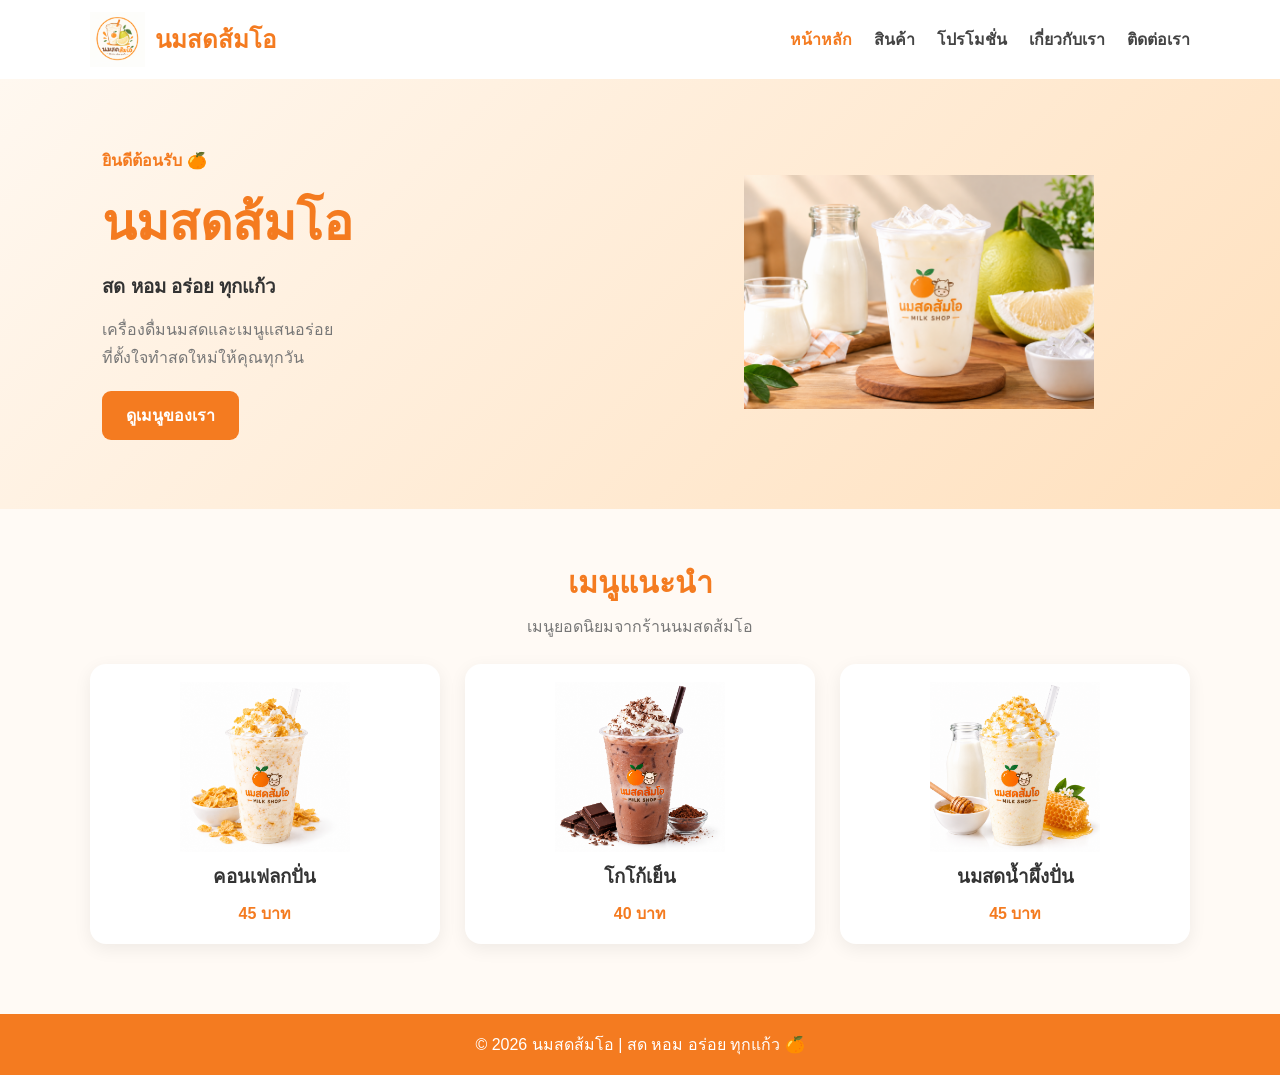
<file: index.html>
<!DOCTYPE html>
<html lang="th">
<head>
<meta charset="UTF-8">
<meta name="viewport" content="width=device-width, initial-scale=1.0">
<title>หน้าหลัก | นมสดส้มโอ</title>
<link rel="stylesheet" href="style.css">
</head>

<body class="home-page">

<header>
    <div class="logo">
        <img src="images/logo.png" alt="นมสดส้มโอ">
        <h2>นมสดส้มโอ</h2>
    </div>

    <nav>
        <a href="index.html" class="active">หน้าหลัก</a>
        <a href="products.html">สินค้า</a>
        <a href="promotion.html">โปรโมชั่น</a>
        <a href="about.html">เกี่ยวกับเรา</a>
        <a href="contact.html">ติดต่อเรา</a>
    </nav>
</header>

<section class="hero">

    <div class="hero-text">
        <p class="welcome-text">ยินดีต้อนรับ 🍊</p>

        <h1>นมสดส้มโอ</h1>

        <h3>สด หอม อร่อย ทุกแก้ว</h3>

        <p>
            เครื่องดื่มนมสดและเมนูแสนอร่อย<br>
            ที่ตั้งใจทำสดใหม่ให้คุณทุกวัน
        </p>

        <a href="products.html" class="btn">ดูเมนูของเรา</a>
    </div>

    <div class="hero-image">
        <img src="images/milk.png" alt="เครื่องดื่มนมสด">
    </div>

</section>

<section class="menu-section">

    <h2>เมนูแนะนำ</h2>
    <p>เมนูยอดนิยมจากร้านนมสดส้มโอ</p>

    <div class="menu-grid">

        <div class="menu-card">
            <img src="images/cornflakes.png" alt="คอนเฟลกปั่น">
            <h3>คอนเฟลกปั่น</h3>
            <span>45 บาท</span>
        </div>

        <div class="menu-card">
            <img src="images/cocoa.png" alt="โกโก้เย็น">
            <h3>โกโก้เย็น</h3>
            <span>40 บาท</span>
        </div>

        <div class="menu-card">
            <img src="images/honey-milk.png" alt="นมสดน้ำผึ้งปั่น">
            <h3>นมสดน้ำผึ้งปั่น</h3>
            <span>45 บาท</span>
        </div>

    </div>

</section>

<footer>
    <p>© 2026 นมสดส้มโอ | สด หอม อร่อย ทุกแก้ว 🍊</p>
</footer>

</body>
</html>
</file>
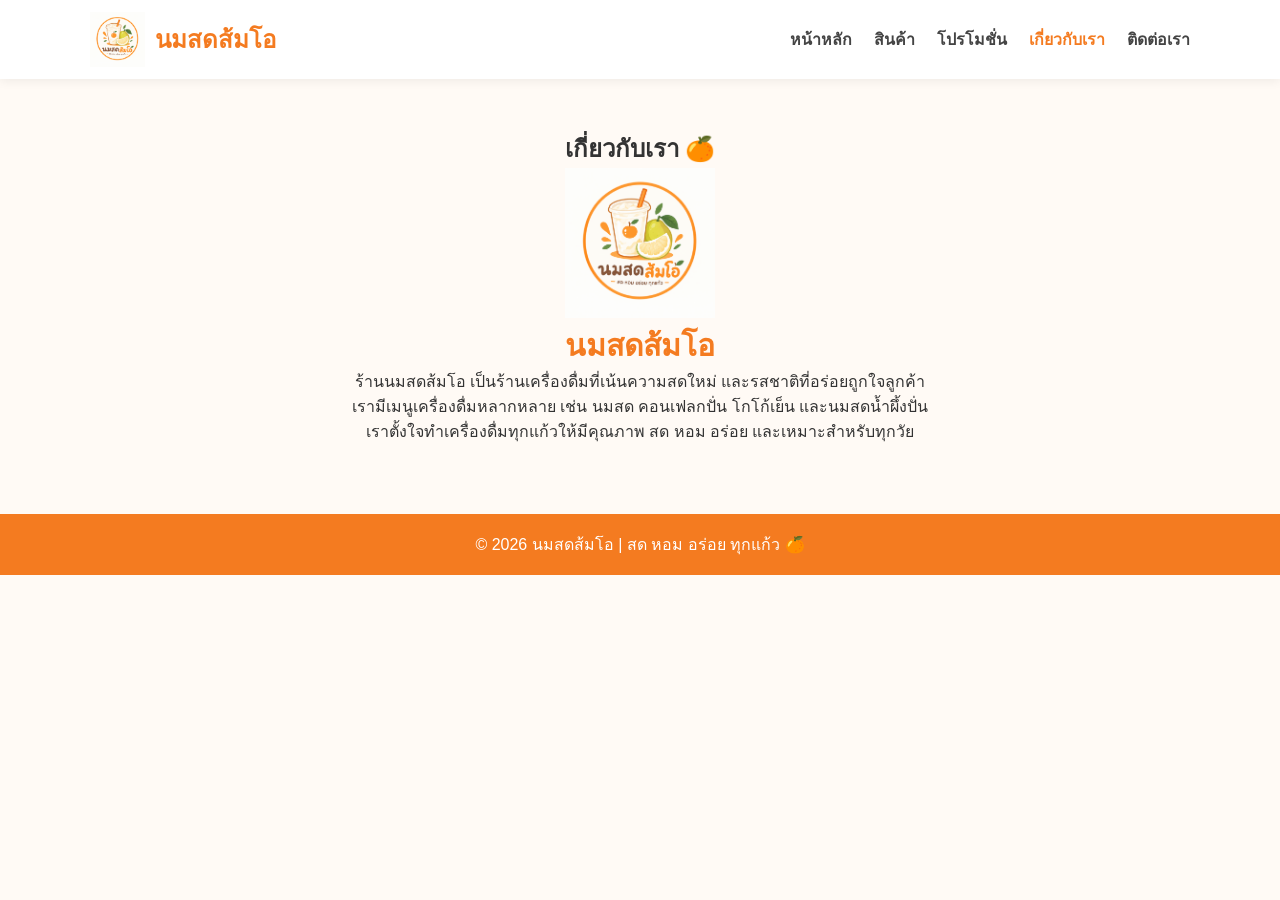
<file: about.html>
<!DOCTYPE html>
<html lang="th">
<head>
<meta charset="UTF-8">
<meta name="viewport" content="width=device-width, initial-scale=1.0">
<title>เกี่ยวกับเรา | นมสดส้มโอ</title>
<link rel="stylesheet" href="style.css">
</head>

<body class="home-page">

<header>
    <div class="logo">
        <img src="images/logo.png" alt="นมสดส้มโอ">
        <h2>นมสดส้มโอ</h2>
    </div>

    <nav>
        <a href="index.html">หน้าหลัก</a>
        <a href="products.html">สินค้า</a>
        <a href="promotion.html">โปรโมชั่น</a>
        <a href="about.html" class="active">เกี่ยวกับเรา</a>
        <a href="contact.html">ติดต่อเรา</a>
    </nav>
</header>

<section class="menu-section">
    <h1>เกี่ยวกับเรา 🍊</h1>

    <div class="about-box">
        <img src="images/logo.png" alt="โลโก้นมสดส้มโอ">

        <div>
            <h2>นมสดส้มโอ</h2>

            <p>
                ร้านนมสดส้มโอ เป็นร้านเครื่องดื่มที่เน้นความสดใหม่
                และรสชาติที่อร่อยถูกใจลูกค้า
            </p>

            <p>
                เรามีเมนูเครื่องดื่มหลากหลาย เช่น นมสด
                คอนเฟลกปั่น โกโก้เย็น และนมสดน้ำผึ้งปั่น
            </p>

            <p>
                เราตั้งใจทำเครื่องดื่มทุกแก้วให้มีคุณภาพ
                สด หอม อร่อย และเหมาะสำหรับทุกวัย
            </p>
        </div>
    </div>
</section>

<footer>
    <p>© 2026 นมสดส้มโอ | สด หอม อร่อย ทุกแก้ว 🍊</p>
</footer>

</body>
</html>
</file>
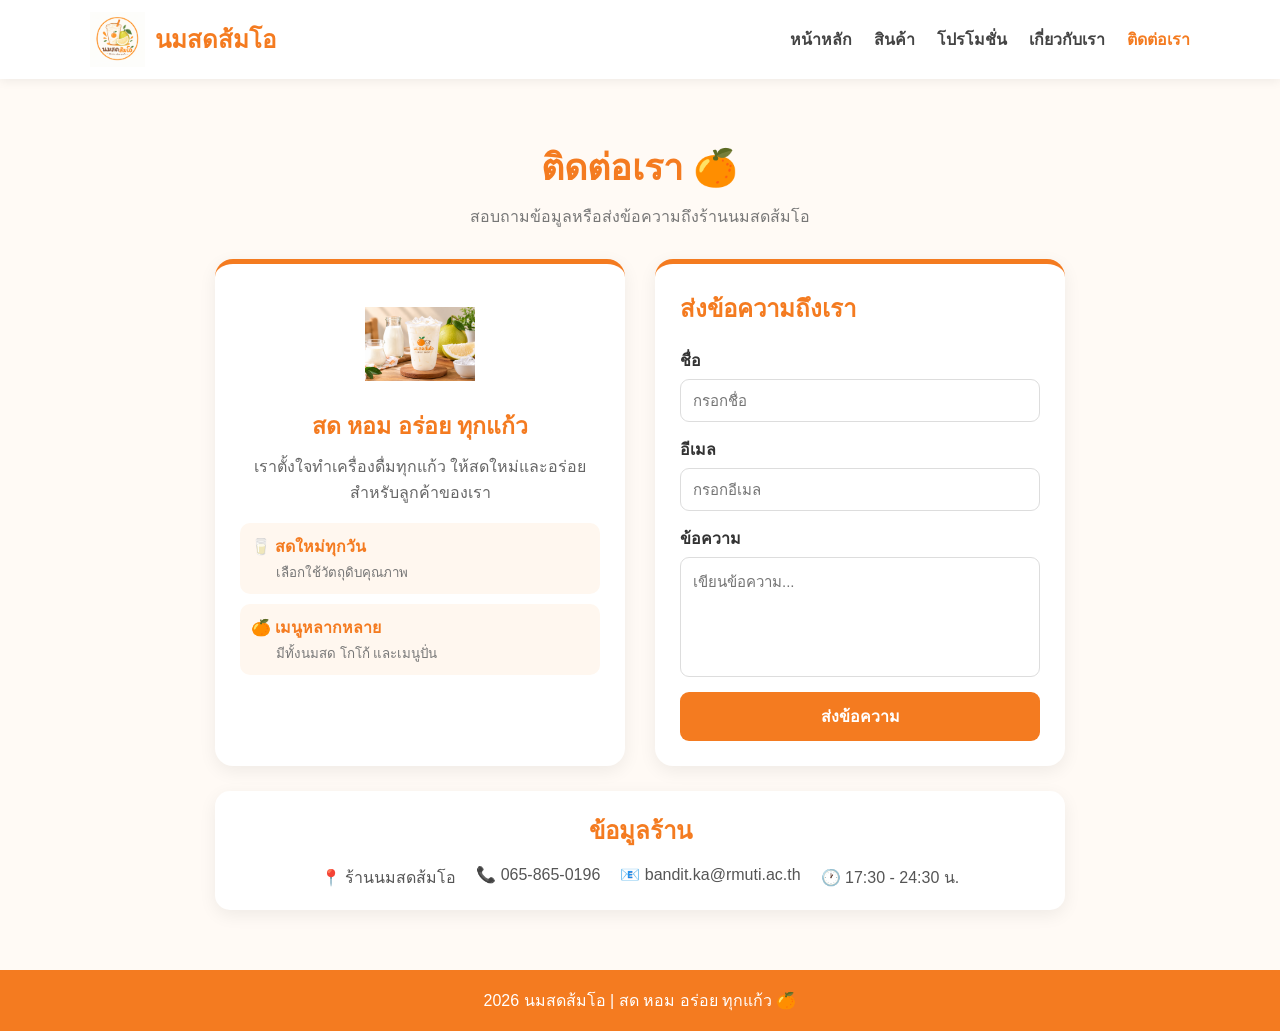
<file: contact.html>
<!DOCTYPE html>
<html lang="th">
<head>
<meta charset="UTF-8">
<meta name="viewport" content="width=device-width, initial-scale=1.0">
<title>ติดต่อเรา | นมสดส้มโอ</title>
<link rel="stylesheet" href="style.css">
</head>

<body class="contact-page">

<header>
    <div class="logo">
        <img src="images/logo.png" alt="นมสดส้มโอ">
        <h2>นมสดส้มโอ</h2>
    </div>

    <nav>
        <a href="index.html">หน้าหลัก</a>
        <a href="products.html">สินค้า</a>
        <a href="promotion.html">โปรโมชั่น</a>
        <a href="about.html">เกี่ยวกับเรา</a>
        <a href="contact.html" class="active">ติดต่อเรา</a>
    </nav>
</header>

<main class="contact-main">

    <h1>ติดต่อเรา 🍊</h1>

    <p class="contact-subtitle">
        สอบถามข้อมูลหรือส่งข้อความถึงร้านนมสดส้มโอ
    </p>

    <div class="contact-container">

        <section class="contact-intro">

            <img src="images/milk.png" alt="เครื่องดื่มนมสด">

            <h2>สด หอม อร่อย ทุกแก้ว</h2>

            <p>
                เราตั้งใจทำเครื่องดื่มทุกแก้ว
                ให้สดใหม่และอร่อยสำหรับลูกค้าของเรา
            </p>

            <div class="info-item">
                🥛 <strong>สดใหม่ทุกวัน</strong>
                <small>เลือกใช้วัตถุดิบคุณภาพ</small>
            </div>

            <div class="info-item">
                🍊 <strong>เมนูหลากหลาย</strong>
                <small>มีทั้งนมสด โกโก้ และเมนูปั่น</small>
            </div>

        </section>


        <section class="contact-form">

            <h2>ส่งข้อความถึงเรา</h2>

            <form onsubmit="sendMessage(event)">

                <label>ชื่อ</label>
                <input type="text" id="name" placeholder="กรอกชื่อ" required>

                <label>อีเมล</label>
                <input type="email" id="contactEmail" placeholder="กรอกอีเมล" required>

                <label>ข้อความ</label>
                <textarea id="message" placeholder="เขียนข้อความ..." required></textarea>

                <button type="submit">ส่งข้อความ</button>

            </form>

        </section>

    </div>

    <div class="shop-info">

        <h2>ข้อมูลร้าน</h2>

        <div class="shop-details">
            <span>📍 ร้านนมสดส้มโอ</span>
            <span>📞 065-865-0196</span>
            <span>📧 bandit.ka@rmuti.ac.th</span>
            <span>🕐 17:30 - 24:30 น.</span>
        </div>

    </div>

</main>

<footer>
    <p> 2026 นมสดส้มโอ | สด หอม อร่อย ทุกแก้ว 🍊</p>
</footer>

<script src="script.js"></script>

</body>
</html>
</file>
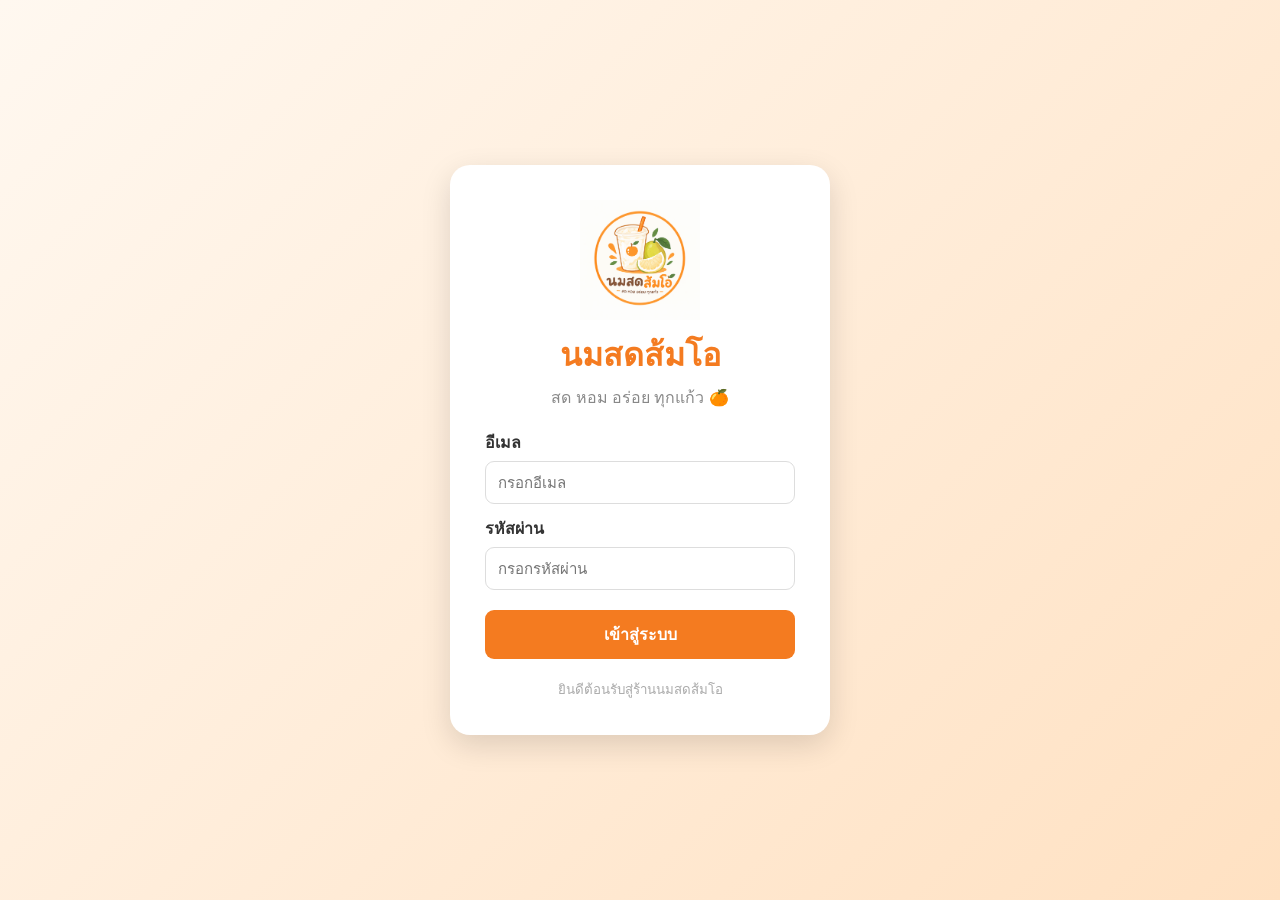
<file: login.html>
<!DOCTYPE html>
<html lang="th">
<head>
<meta charset="UTF-8">
<meta name="viewport" content="width=device-width, initial-scale=1.0">
<title>Login | นมสดส้มโอ</title>
<link rel="stylesheet" href="style.css">
</head>
<body class="login-page">

<div class="login-box">
    <img src="images/logo.png" class="login-logo" alt="นมสดส้มโอ">
    <h1>นมสดส้มโอ</h1>
    <p>สด หอม อร่อย ทุกแก้ว 🍊</p>

    <form onsubmit="login(event)">
        <label>อีเมล</label>
        <input type="email" id="email" placeholder="กรอกอีเมล" required>

        <label>รหัสผ่าน</label>
        <input type="password" id="password" placeholder="กรอกรหัสผ่าน" required>

        <button type="submit">เข้าสู่ระบบ</button>
    </form>

    <small>ยินดีต้อนรับสู่ร้านนมสดส้มโอ</small>
</div>

<script src="script.js"></script>
</body>
</html>
</file>
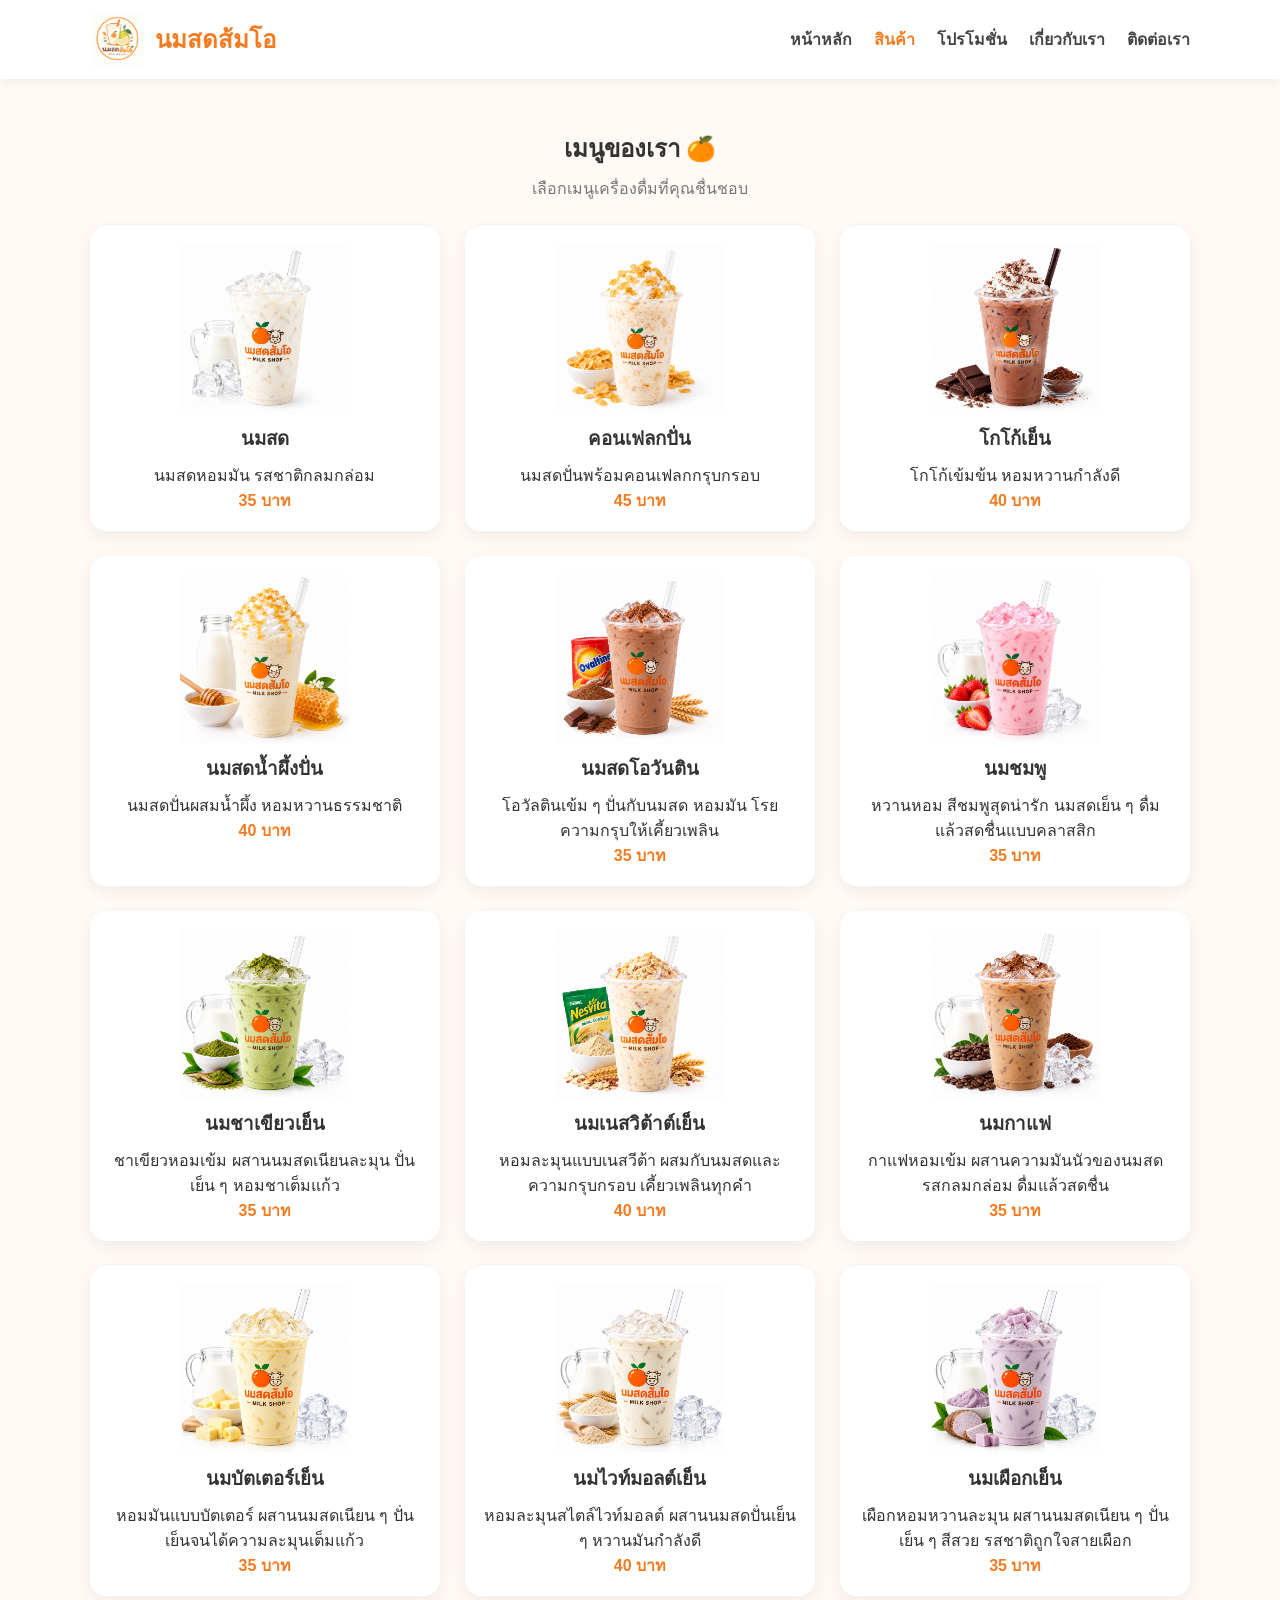
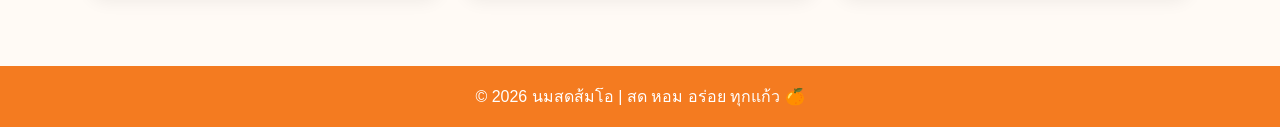
<file: products.html>
<!DOCTYPE html>
<html lang="th">
<head>
<meta charset="UTF-8">
<meta name="viewport" content="width=device-width, initial-scale=1.0">
<title>สินค้า | นมสดส้มโอ</title>
<link rel="stylesheet" href="style.css">
</head>

<body class="home-page">

<header>
    <div class="logo">
        <img src="images/logo.png" alt="นมสดส้มโอ">
        <h2>นมสดส้มโอ</h2>
    </div>

    <nav>
        <a href="index.html">หน้าหลัก</a>
        <a href="products.html" class="active">สินค้า</a>
        <a href="promotion.html">โปรโมชั่น</a>
        <a href="about.html">เกี่ยวกับเรา</a>
        <a href="contact.html">ติดต่อเรา</a>
    </nav>
</header>

<section class="menu-section">
    <h1>เมนูของเรา 🍊</h1>
    <p>เลือกเมนูเครื่องดื่มที่คุณชื่นชอบ</p>

    <div class="menu-grid">

        <div class="menu-card">
            <img src="images/milk1.png" alt="นมสด">
            <h3>นมสด</h3>
            <p>นมสดหอมมัน รสชาติกลมกล่อม</p>
            <span>35 บาท</span>
        </div>

        <div class="menu-card">
            <img src="images/cornflakes.png" alt="คอนเฟลกปั่น">
            <h3>คอนเฟลกปั่น</h3>
            <p>นมสดปั่นพร้อมคอนเฟลกกรุบกรอบ</p>
            <span>45 บาท</span>
        </div>

        <div class="menu-card">
            <img src="images/cocoa.png" alt="โกโก้เย็น">
            <h3>โกโก้เย็น</h3>
            <p>โกโก้เข้มข้น หอมหวานกำลังดี</p>
            <span>40 บาท</span>
        </div>

        <div class="menu-card">
            <img src="images/honey-milk.png" alt="นมสดน้ำผึ้งปั่น">
            <h3>นมสดน้ำผึ้งปั่น</h3>
            <p>นมสดปั่นผสมน้ำผึ้ง หอมหวานธรรมชาติ</p>
            <span>40 บาท</span>
        </div>
        <div class="menu-card">
            <img src="images/milk2.png" alt="คอนเฟลกปั่น">
            <h3>นมสดโอวันติน</h3>
            <p>โอวัลตินเข้ม ๆ ปั่นกับนมสด หอมมัน โรยความกรุบให้เคี้ยวเพลิน</p>
            <span>35 บาท</span>
        </div>
        <div class="menu-card">
            <img src="images/milk3.png" alt="คอนเฟลกปั่น">
            <h3>นมชมพู</h3>
            <p>หวานหอม สีชมพูสุดน่ารัก นมสดเย็น ๆ ดื่มแล้วสดชื่นแบบคลาสสิก</p>
            <span>35 บาท</span>
        </div>
        <div class="menu-card">
            <img src="images/milk4.png" alt="คอนเฟลกปั่น">
            <h3>นมชาเขียวเย็น</h3>
            <p>ชาเขียวหอมเข้ม ผสานนมสดเนียนละมุน ปั่นเย็น ๆ หอมชาเต็มแก้ว</p>
            <span>35 บาท</span>
        </div>
        <div class="menu-card">
            <img src="images/milk5.png" alt="คอนเฟลกปั่น">
            <h3>นมเนสวิต้าต์เย็น</h3>
            <p>หอมละมุนแบบเนสวีต้า ผสมกับนมสดและความกรุบกรอบ เคี้ยวเพลินทุกคำ</p>
            <span>40 บาท</span>
        </div>
        <div class="menu-card">
            <img src="images/milk6.png" alt="คอนเฟลกปั่น">
            <h3>นมกาแฟ</h3>
            <p>กาแฟหอมเข้ม ผสานความมันนัวของนมสด รสกลมกล่อม ดื่มแล้วสดชื่น</p>
            <span>35 บาท</span>
        </div>
        <div class="menu-card">
            <img src="images/milk7.png" alt="คอนเฟลกปั่น">
            <h3>นมบัตเตอร์เย็น</h3>
            <p>หอมมันแบบบัตเตอร์ ผสานนมสดเนียน ๆ ปั่นเย็นจนได้ความละมุนเต็มแก้ว</p>
            <span>35 บาท</span>
        </div>
        <div class="menu-card">
            <img src="images/milk8.png" alt="คอนเฟลกปั่น">
            <h3>นมไวท์มอลต์เย็น</h3>
            <p>หอมละมุนสไตล์ไวท์มอลต์ ผสานนมสดปั่นเย็น ๆ หวานมันกำลังดี</p>
            <span>40 บาท</span>
        </div>
        <div class="menu-card">
            <img src="images/milk9.png" alt="คอนเฟลกปั่น">
            <h3>นมเผือกเย็น</h3>
            <p>เผือกหอมหวานละมุน ผสานนมสดเนียน ๆ ปั่นเย็น ๆ สีสวย รสชาติถูกใจสายเผือก</p>
            <span>35 บาท</span>
        </div>

    </div>
</section>

<footer>
    <p>© 2026 นมสดส้มโอ | สด หอม อร่อย ทุกแก้ว 🍊</p>
</footer>

</body>
</html>
</file>
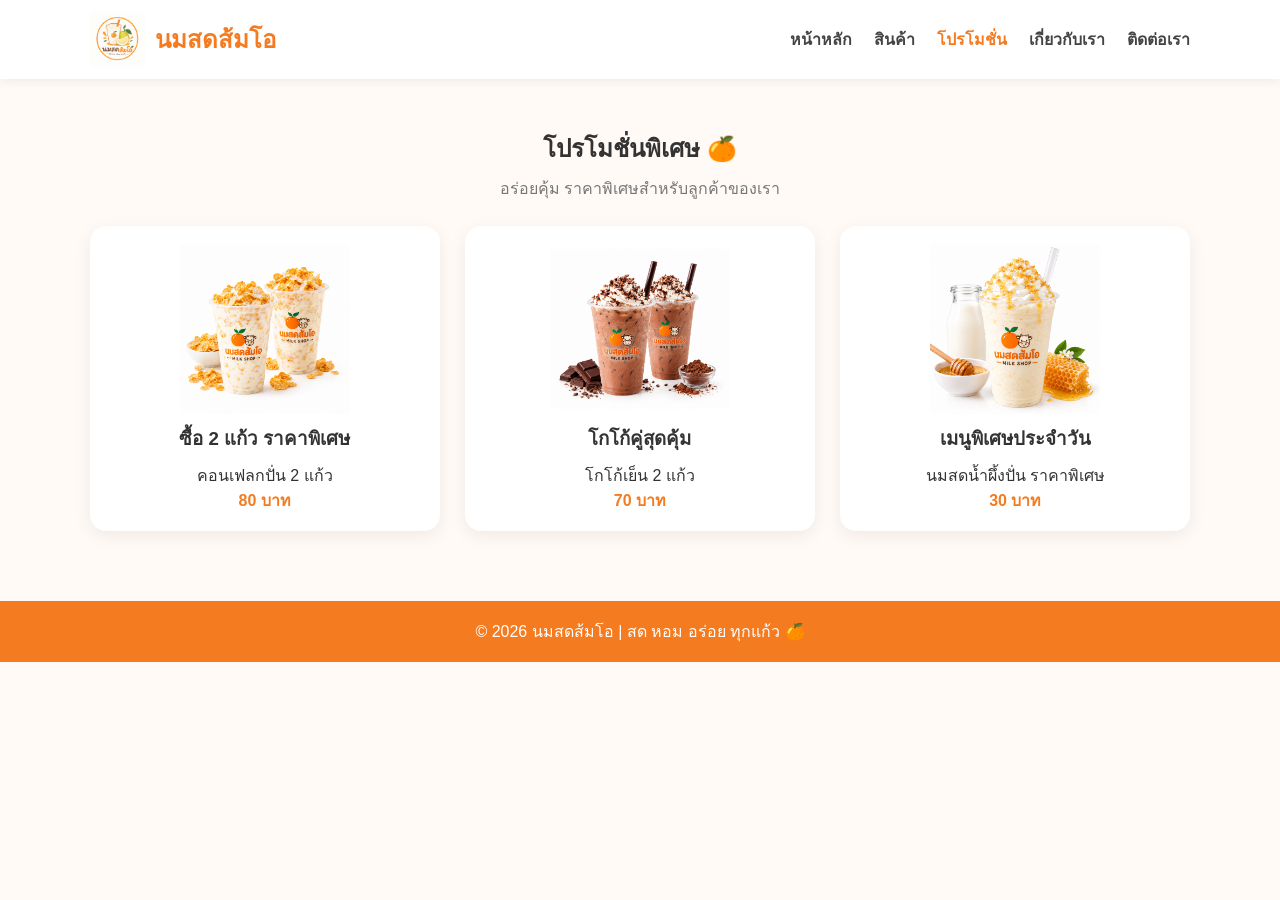
<file: promotion.html>
<!DOCTYPE html>
<html lang="th">
<head>
<meta charset="UTF-8">
<meta name="viewport" content="width=device-width, initial-scale=1.0">
<title>โปรโมชั่น | นมสดส้มโอ</title>
<link rel="stylesheet" href="style.css">
</head>

<body class="home-page">

<header>
    <div class="logo">
        <img src="images/logo.png" alt="นมสดส้มโอ">
        <h2>นมสดส้มโอ</h2>
    </div>

    <nav>
        <a href="index.html">หน้าหลัก</a>
        <a href="products.html">สินค้า</a>
        <a href="promotion.html" class="active">โปรโมชั่น</a>
        <a href="about.html">เกี่ยวกับเรา</a>
        <a href="contact.html">ติดต่อเรา</a>
    </nav>
</header>

<section class="menu-section">
    <h1>โปรโมชั่นพิเศษ 🍊</h1>
    <p>อร่อยคุ้ม ราคาพิเศษสำหรับลูกค้าของเรา</p>

    <div class="menu-grid">

        <div class="menu-card">
            <img src="images/milk11.png" alt="คอนเฟลกปั่น">
            <h3>ซื้อ 2 แก้ว ราคาพิเศษ</h3>
            <p>คอนเฟลกปั่น 2 แก้ว</p>
            <span>80 บาท</span>
        </div>

        <div class="menu-card">
            <img src="images/milk10.png" alt="โกโก้เย็น">
            <h3>โกโก้คู่สุดคุ้ม</h3>
            <p>โกโก้เย็น 2 แก้ว</p>
            <span>70 บาท</span>
        </div>

        <div class="menu-card">
            <img src="images/honey-milk.png" alt="นมสดน้ำผึ้ง">
            <h3>เมนูพิเศษประจำวัน</h3>
            <p>นมสดน้ำผึ้งปั่น ราคาพิเศษ</p>
            <span>30 บาท</span>
        </div>

    </div>
</section>

<footer>
    <p>© 2026 นมสดส้มโอ | สด หอม อร่อย ทุกแก้ว 🍊</p>
</footer>

</body>
</html>
</file>
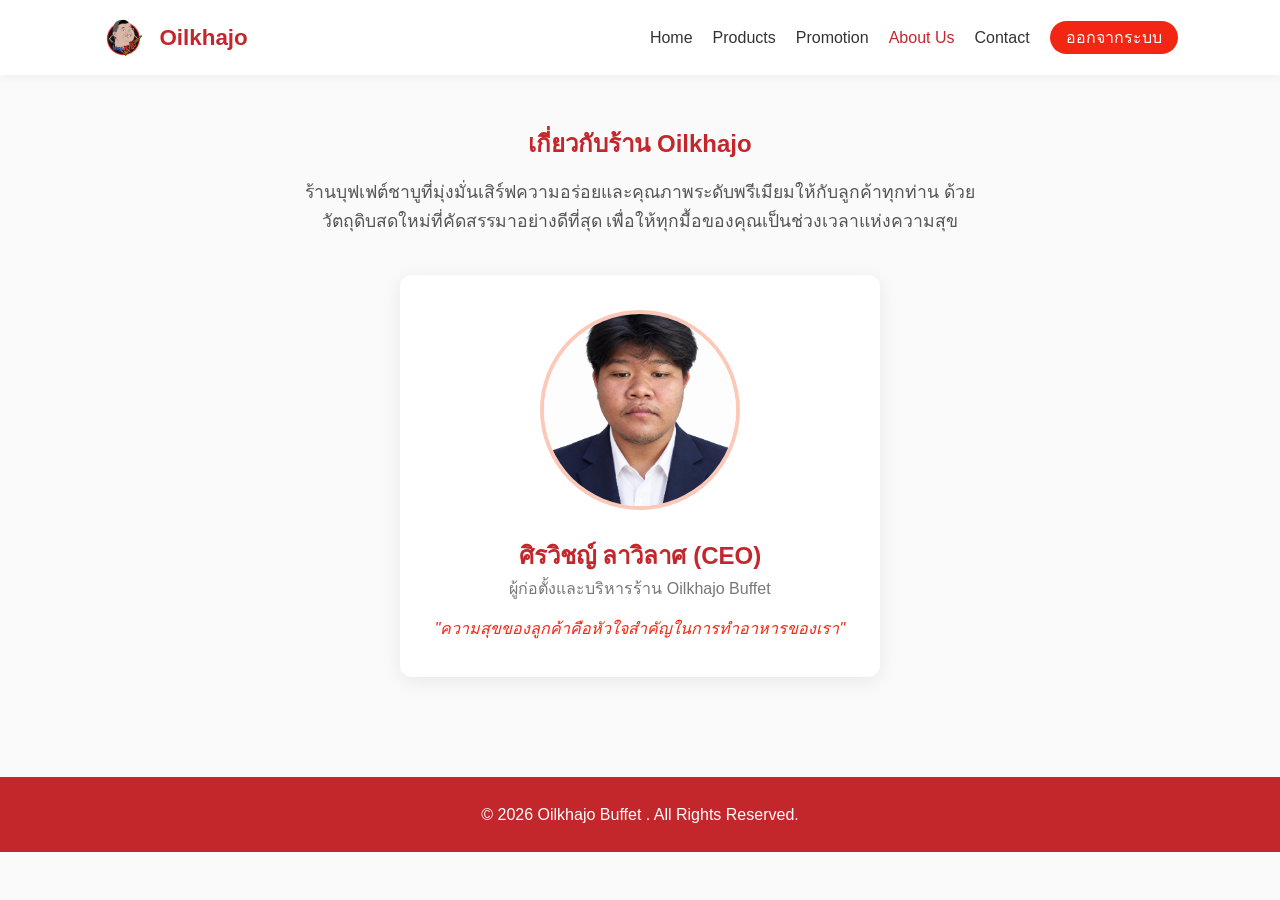
<file: Mini/aboutuscha.html>
<!DOCTYPE html>
<html lang="th">
<head>
    <meta charset="UTF-8">
    <meta name="viewport" content="width=device-width, initial-scale=1.0">
    <title>เกี่ยวกับเรา - Oilkhajo Buffet</title>
    <link rel="stylesheet" href="stylecha.css">
    <link rel="stylesheet" href="styleaboutus.css">
</head>
<body>
    <nav class="navbar">
        <div class="nav-brand">
            <img src="cha.png" alt="Oilkhajo Logo" class="nav-logo">
            <span>Oilkhajo</span>
        </div>
        <ul class="nav-links">
            <li><a href="homecha.html">Home</a></li>
            <li><a href="produckcha.html">Products</a></li>
            <li><a href="promotioncha.html">Promotion</a></li>
            <li><a href="aboutuscha.html" class="active">About Us</a></li>
            <li><a href="contact.html">Contact</a></li>
            <li><a href="loginfarmcha.html" class="btn-logout">ออกจากระบบ</a></li>
        </ul>
    </nav>

    <div class="about-container">
        <section class="about-intro">
            <h2>เกี่ยวกับร้าน Oilkhajo </h2>
            <p>ร้านบุฟเฟต์ชาบูที่มุ่งมั่นเสิร์ฟความอร่อยและคุณภาพระดับพรีเมียมให้กับลูกค้าทุกท่าน ด้วยวัตถุดิบสดใหม่ที่คัดสรรมาอย่างดีที่สุด เพื่อให้ทุกมื้อของคุณเป็นช่วงเวลาแห่งความสุข</p>
        </section>

        <section class="ceo-section">
            <div class="ceo-card">
                <img src="CEO.png" alt="ศิรวิชญ์ ลาวิลาศ (CEO)" class="ceo-img">
                <h3>ศิรวิชญ์ ลาวิลาศ (CEO)</h3>
                <p class="ceo-title">ผู้ก่อตั้งและบริหารร้าน Oilkhajo Buffet</p>
                <p class="ceo-quote">"ความสุขของลูกค้าคือหัวใจสำคัญในการทำอาหารของเรา"</p>
            </div>
        </section>
    </div>

    <footer>
        <p>© 2026 Oilkhajo Buffet . All Rights Reserved.</p>
    </footer>
</body>
</html>
</file>
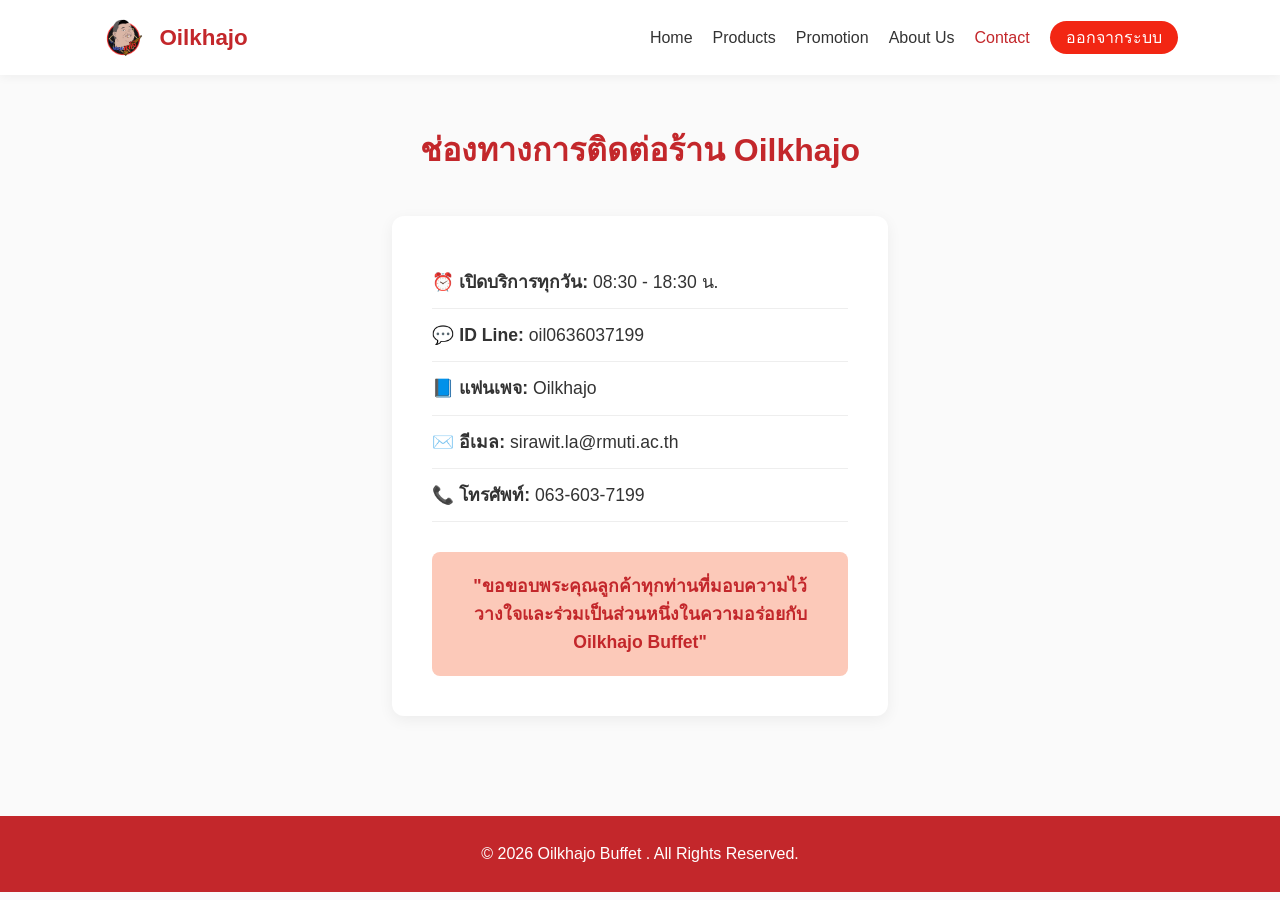
<file: Mini/contact.html>
<!DOCTYPE html>
<html lang="th">
<head>
    <meta charset="UTF-8">
    <meta name="viewport" content="width=device-width, initial-scale=1.0">
    <title>ติดต่อเรา - Oilkhajo Buffet</title>
    <link rel="stylesheet" href="stylecha.css">
    <link rel="stylesheet" href="stylecontact.css">
</head>
<body>
    <nav class="navbar">
        <div class="nav-brand">
            <img src="cha.png" alt="Oilkhajo Logo" class="nav-logo">
            <span>Oilkhajo</span>
        </div>
        <ul class="nav-links">
            <li><a href="homecha.html">Home</a></li>
            <li><a href="produckcha.html">Products</a></li>
            <li><a href="promotioncha.html">Promotion</a></li>
            <li><a href="aboutuscha.html">About Us</a></li>
            <li><a href="contact.html" class="active">Contact</a></li>
            <li><a href="loginfarmcha.html" class="btn-logout">ออกจากระบบ</a></li>
        </ul>
    </nav>

    <div class="contact-container">
        <h2 class="section-title">ช่องทางการติดต่อร้าน Oilkhajo</h2>
        
        <div class="contact-card">
            <ul class="info-list">
                <li><strong>⏰ เปิดบริการทุกวัน:</strong> 08:30 - 18:30 น.</li>
                <li><strong>💬 ID Line:</strong> oil0636037199</li>
                <li><strong>📘 แฟนเพจ:</strong> Oilkhajo</li>
                <li><strong>✉️ อีเมล:</strong> sirawit.la@rmuti.ac.th</li>
                <li><strong>📞 โทรศัพท์:</strong> 063-603-7199</li>
            </ul>
            
            <div class="thankyou-box">
                "ขอขอบพระคุณลูกค้าทุกท่านที่มอบความไว้วางใจและร่วมเป็นส่วนหนึ่งในความอร่อยกับ Oilkhajo Buffet"
            </div>
        </div>
    </div>

    <footer>
        <p>© 2026 Oilkhajo Buffet . All Rights Reserved.</p>
    </footer>
</body>
</html>
</file>
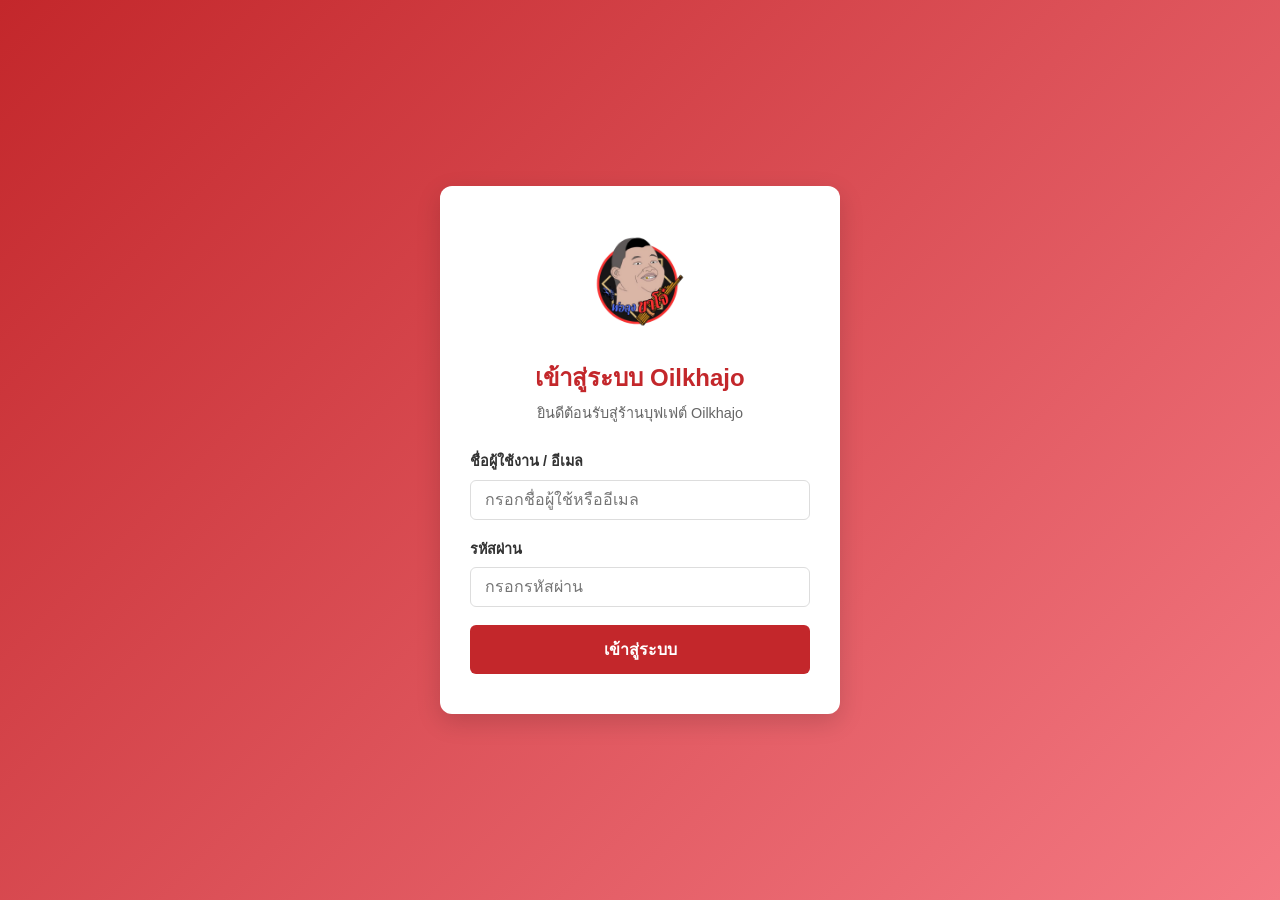
<file: Mini/loginfarmcha.html>
<!DOCTYPE html>
<html lang="th">
<head>
    <meta charset="UTF-8">
    <meta name="viewport" content="width=device-width, initial-scale=1.0">
    <title>เข้าสู่ระบบ - Oilkhajo</title>
    <link rel="stylesheet" href="stylecha.css">
</head>
<body class="login-body">
    <div class="login-card">
        <img src="cha.png" alt="Oilkhajo Logo" class="login-logo">
        <h2>เข้าสู่ระบบ Oilkhajo</h2>
        <p>ยินดีต้อนรับสู่ร้านบุฟเฟต์ Oilkhajo</p>
        <form action="homecha.html" method="GET" class="login-form">
            <div class="input-group">
                <label for="username">ชื่อผู้ใช้งาน / อีเมล</label>
                <input type="text" id="username" placeholder="กรอกชื่อผู้ใช้หรืออีเมล" required>
            </div>
            <div class="input-group">
                <label for="password">รหัสผ่าน</label>
                <input type="password" id="password" placeholder="กรอกรหัสผ่าน" required>
            </div>
            <button type="submit" class="btn-primary">เข้าสู่ระบบ</button>
        </form>
    </div>
</body>
</html>
</file>
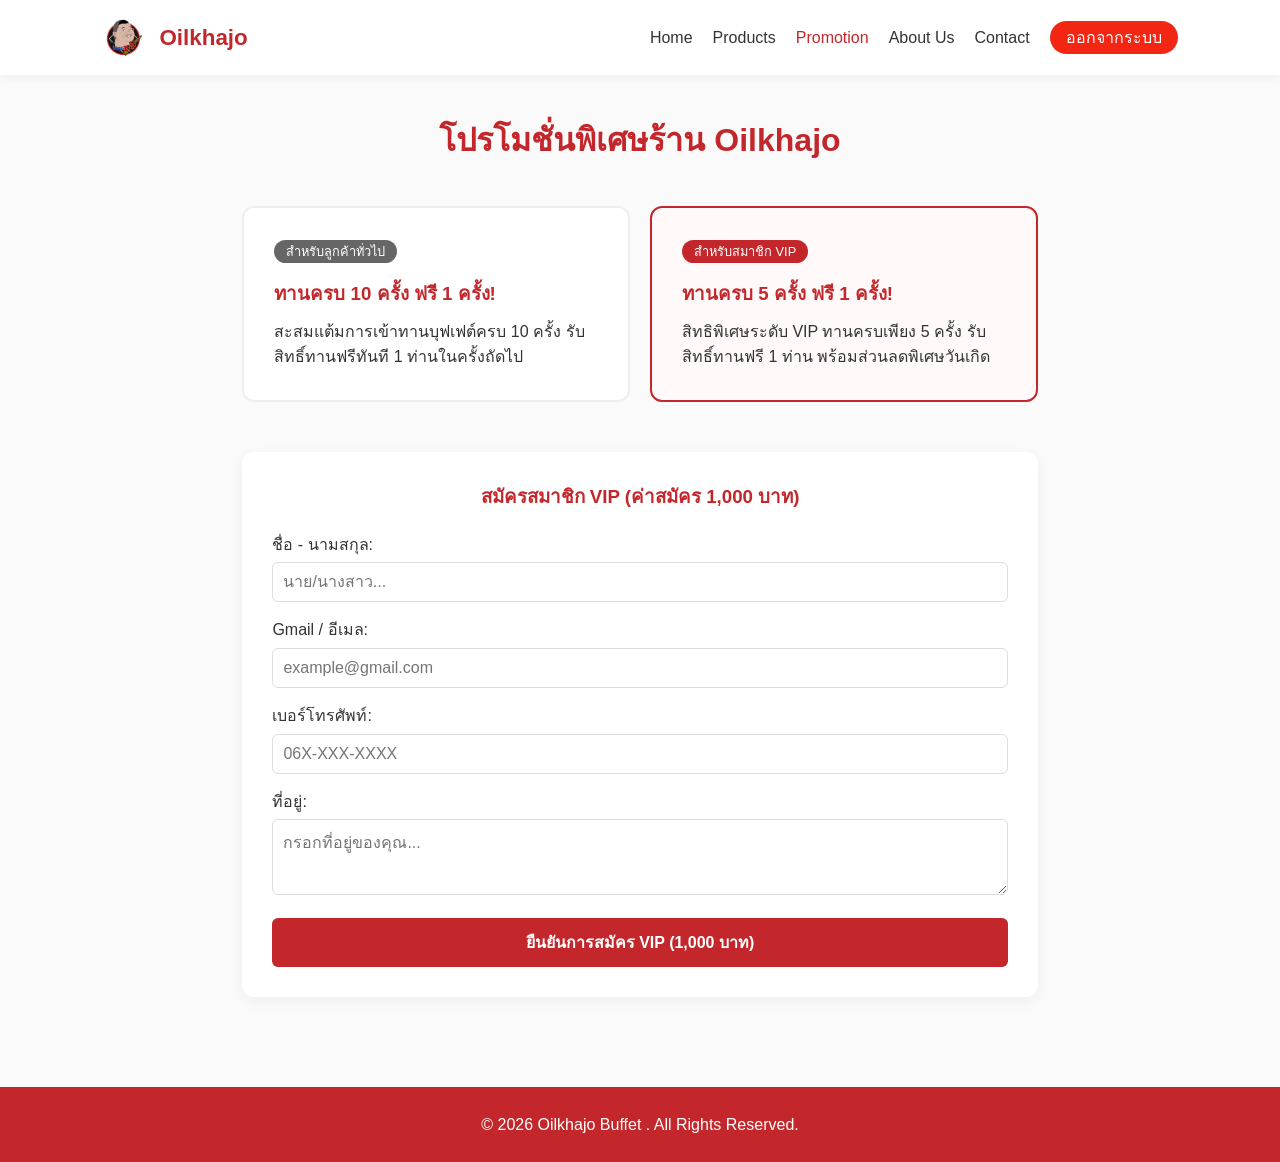
<file: Mini/promotioncha.html>
<!DOCTYPE html>
<html lang="th">
<head>
    <meta charset="UTF-8">
    <meta name="viewport" content="width=device-width, initial-scale=1.0">
    <title>โปรโมชั่น - Farm Cha</title>
    <link rel="stylesheet" href="stylecha.css">
    <link rel="stylesheet" href="stylepromotion.css">
</head>
<body>
    <nav class="navbar">
        <div class="nav-brand">
            <img src="cha.png" alt="Oilkhajo Logo" class="nav-logo">
            <span>Oilkhajo</span>
        </div>
        <ul class="nav-links">
            <li><a href="homecha.html">Home</a></li>
            <li><a href="produckcha.html">Products</a></li>
            <li><a href="promotioncha.html" class="active">Promotion</a></li>
            <li><a href="aboutuscha.html">About Us</a></li>
            <li><a href="contact.html">Contact</a></li>
            <li><a href="loginfarmcha.html" class="btn-logout">ออกจากระบบ</a></li>
        </ul>
    </nav>

    <div class="promo-page-container">
        <h2 class="section-title">โปรโมชั่นพิเศษร้าน Oilkhajo</h2>
        
        <div class="promo-grid">
            <div class="promo-box">
                <span class="badge">สำหรับลูกค้าทั่วไป</span>
                <h3>ทานครบ 10 ครั้ง ฟรี 1 ครั้ง!</h3>
                <p>สะสมแต้มการเข้าทานบุฟเฟต์ครบ 10 ครั้ง รับสิทธิ์ทานฟรีทันที 1 ท่านในครั้งถัดไป</p>
            </div>
            
            <div class="promo-box vip">
                <span class="badge vip-badge">สำหรับสมาชิก VIP</span>
                <h3>ทานครบ 5 ครั้ง ฟรี 1 ครั้ง!</h3>
                <p>สิทธิพิเศษระดับ VIP ทานครบเพียง 5 ครั้ง รับสิทธิ์ทานฟรี 1 ท่าน พร้อมส่วนลดพิเศษวันเกิด</p>
            </div>
        </div>

        <section class="vip-form-section">
            <h3>สมัครสมาชิก VIP (ค่าสมัคร 1,000 บาท)</h3>
            <form id="vipForm" onsubmit="handleVipRegister(event)">
                <div class="form-group">
                    <label>ชื่อ - นามสกุล:</label>
                    <input type="text" id="fullname" placeholder="นาย/นางสาว..." required>
                </div>
                <div class="form-group">
                    <label>Gmail / อีเมล:</label>
                    <input type="email" id="email" placeholder="example@gmail.com" required>
                </div>
                <div class="form-group">
                    <label>เบอร์โทรศัพท์:</label>
                    <input type="tel" id="phone" placeholder="06X-XXX-XXXX" required>
                </div>
                <div class="form-group">
                    <label>ที่อยู่:</label>
                    <textarea id="address" rows="3" placeholder="กรอกที่อยู่ของคุณ..." required></textarea>
                </div>
                <button type="submit" class="btn-primary">ยืนยันการสมัคร VIP (1,000 บาท)</button>
            </form>
        </section>
    </div>

    <footer>
        <p>© 2026 Oilkhajo Buffet . All Rights Reserved.</p>
    </footer>

    <script src="javapromotion.js"></script>
</body>
</html>
</file>
<file: style.css>
/* =========================
   พื้นฐาน
========================= */
*{margin:0;padding:0;box-sizing:border-box}
body{font-family:Arial,sans-serif;color:#333}
a{text-decoration:none}
button{cursor:pointer}


/* =========================
   LOGIN - login.html
========================= */
.login-page{
    min-height:100vh;
    display:flex;
    justify-content:center;
    align-items:center;
    background:linear-gradient(135deg,#fff8f0,#ffe1c2)
}

.login-box{
    width:380px;
    padding:35px;
    background:#fff;
    text-align:center;
    border-radius:20px;
    box-shadow:0 10px 30px #0002
}

.login-logo{
    width:120px;
    height:120px;
    object-fit:contain
}

.login-box h1{
    color:#f47b20;
    margin:5px 0
}

.login-box p{
    color:#888;
    margin-bottom:20px
}

.login-box form{text-align:left}

.login-box label{
    display:block;
    margin:12px 0 6px;
    font-weight:bold
}

.login-box input{
    width:100%;
    padding:12px;
    border:1px solid #ddd;
    border-radius:9px;
    font-size:15px
}

.login-box button{
    width:100%;
    margin-top:20px;
    padding:12px;
    border:0;
    border-radius:9px;
    background:#f47b20;
    color:#fff;
    font-size:16px;
    font-weight:bold
}

.login-box button:hover{background:#df6711}
.login-box small{display:block;margin-top:20px;color:#aaa}

.about-box img{
    width:150px;
    height:150px;
    object-fit:contain;
}


/* =========================
   INDEX - index.html
========================= */
.home-page{background:#fffaf5}


/* Header */
header{
    padding:12px 7%;
    display:flex;
    justify-content:space-between;
    align-items:center;
    background:#fff;
    box-shadow:0 2px 10px #0001
}

.logo{
    display:flex;
    align-items:center;
    gap:10px
}

.logo img{
    width:55px;
    height:55px;
    object-fit:contain
}

.logo h2{color:#f47b20}

nav{
    display:flex;
    gap:22px
}

nav a{
    color:#444;
    font-weight:bold
}

nav a:hover,nav a.active{color:#f47b20}


/* Hero */
.hero{
    min-height:430px;
    padding:50px 8%;
    display:flex;
    align-items:center;
    gap:40px;
    background:linear-gradient(135deg,#fff8f0,#ffe0bd)
}

.hero-text,.hero-image{width:50%}

.welcome-text{
    color:#f47b20;
    font-weight:bold
}

.hero h1{
    margin:10px 0;
    color:#f47b20;
    font-size:50px
}

.hero h3{margin-bottom:15px}

.hero-text>p:not(.welcome-text){
    color:#777;
    line-height:1.7;
    margin-bottom:20px
}

.btn{
    display:inline-block;
    padding:12px 24px;
    background:#f47b20;
    color:#fff;
    border-radius:9px;
    font-weight:bold
}

.hero-image{text-align:center}

.hero-image img{
    width:350px;
    height:260px;
    object-fit:contain
}


/* เมนู */
.menu-section{
    padding:50px 7%;
    text-align:center
}

.menu-section h2{
    color:#f47b20;
    font-size:30px
}

.menu-section>p{
    color:#777;
    margin:8px 0 25px
}

.menu-grid{
    display:grid;
    grid-template-columns:repeat(3,1fr);
    gap:25px
}

.menu-card{
    padding:18px;
    background:#fff;
    border-radius:16px;
    box-shadow:0 5px 18px #0001
}

.menu-card img{
    width:180px;
    height:170px;
    object-fit:contain;
    display:block;
    margin:auto
}

.menu-card h3{margin:10px 0}
.menu-card span{color:#f47b20;font-weight:bold}


/* Footer */
footer{
    margin-top:20px;
    padding:18px;
    text-align:center;
    background:#f47b20;
    color:#fff
}


/* CONTACT PAGE */

.contact-page{
    background:#fffaf5;
}

.contact-main{
    max-width:1000px;
    margin:40px auto;
    padding:20px;
}

.contact-main h1{
    text-align:center;
    color:#f47b20;
    font-size:36px;
    margin-bottom:8px;
}

.contact-subtitle{
    text-align:center;
    color:#777;
    margin-bottom:30px;
}

.contact-container{
    display:grid;
    grid-template-columns:1fr 1fr;
    gap:30px;
    max-width:850px;
    margin:auto;
}

.contact-intro,
.contact-form{
    background:white;
    border-radius:18px;
    padding:25px;
    box-shadow:0 5px 18px #0001;
    border-top:5px solid #f47b20;
}

.contact-intro{
    text-align:center;
}

.contact-intro img{
    width:110px;
    height:110px;
    object-fit:contain;
    margin-bottom:5px;
}

.contact-intro h2{
    color:#f47b20;
    font-size:23px;
    margin-bottom:10px;
}

.contact-intro p{
    color:#666;
    line-height:1.6;
    margin-bottom:18px;
}

.info-item{
    text-align:left;
    background:#fff7ef;
    padding:11px;
    margin-top:10px;
    border-radius:10px;
}

.info-item strong{
    color:#f47b20;
}

.info-item small{
    display:block;
    color:#777;
    margin-left:25px;
    margin-top:3px;
}

.contact-form h2{
    color:#f47b20;
    margin-bottom:20px;
}

.contact-form form{
    display:flex;
    flex-direction:column;
}

.contact-form label{
    font-weight:bold;
    margin-bottom:6px;
}

.contact-form input,
.contact-form textarea{
    width:100%;
    padding:12px;
    border:1px solid #ddd;
    border-radius:9px;
    margin-bottom:15px;
    font-size:15px;
    font-family:inherit;
}

.contact-form textarea{
    height:120px;
    resize:none;
}

.contact-form input:focus,
.contact-form textarea:focus{
    outline:none;
    border-color:#f47b20;
}

.contact-form button{
    padding:12px;
    background:#f47b20;
    color:white;
    border:none;
    border-radius:9px;
    font-size:16px;
    font-weight:bold;
    cursor:pointer;
}

.contact-form button:hover{
    background:#df6912;
}

.shop-info{
    max-width:850px;
    margin:25px auto 0;
    background:white;
    padding:20px;
    border-radius:15px;
    box-shadow:0 5px 18px #0001;
    text-align:center;
}

.shop-info h2{
    color:#f47b20;
    margin-bottom:15px;
}

.shop-details{
    display:flex;
    justify-content:center;
    flex-wrap:wrap;
    gap:20px;
    color:#555;
}


/* MOBILE */

@media(max-width:700px){

    .contact-main{
        margin:25px auto;
        padding:15px;
    }

    .contact-main h1{
        font-size:30px;
    }

    .contact-container{
        grid-template-columns:1fr;
    }

    .contact-intro img{
        width:90px;
        height:90px;
    }

    .shop-details{
        flex-direction:column;
        gap:10px;
    }
}
</file>
<file: Mini/stylecha.css>
/* โทนสีมินิมอลสไตล์ Bootflat (Red/Rose Palette) */
:root {
    --primary-red: #C3272B;      /* Pure Crimson */
    --accent-red: #F22613;       /* Pomegranate */
    --soft-rose: #F47983;        /* Peach-colored */
    --light-peach: #FCC9B9;      /* Cherry Blossom */
    --bg-light: #FAFAFA;
    --text-dark: #333333;
    --white: #FFFFFF;
}

* {
    box-sizing: border-box;
    margin: 0;
    padding: 0;
    font-family: 'Kanit', 'Segoe UI', Tahoma, sans-serif;
}

body {
    background-color: var(--bg-light);
    color: var(--text-dark);
    line-height: 1.6;
}

/* Styles for loginfarmcha.html */
.login-body {
    display: flex;
    justify-content: center;
    align-items: center;
    min-height: 100vh;
    background: linear-gradient(135deg, var(--primary-red), var(--soft-rose));
}

.login-card {
    background: var(--white);
    padding: 40px 30px;
    border-radius: 12px;
    box-shadow: 0 8px 24px rgba(0,0,0,0.15);
    width: 100%;
    max-width: 400px;
    text-align: center;
}

.login-logo {
    width: 110px;
    height: 110px;
    border-radius: 50%;
    object-fit: cover;
    margin-bottom: 15px;
}

.login-card h2 {
    color: var(--primary-red);
    margin-bottom: 5px;
}

.login-card p {
    color: #666;
    font-size: 0.9rem;
    margin-bottom: 25px;
}

.input-group {
    text-align: left;
    margin-bottom: 18px;
}

.input-group label {
    display: block;
    margin-bottom: 6px;
    font-size: 0.9rem;
    font-weight: bold;
}

.input-group input {
    width: 100%;
    padding: 10px 14px;
    border: 1px solid #ddd;
    border-radius: 6px;
    font-size: 1rem;
    outline: none;
    transition: 0.3s;
}

.input-group input:focus {
    border-color: var(--primary-red);
}

.btn-primary {
    width: 100%;
    padding: 12px;
    background-color: var(--primary-red);
    color: var(--white);
    border: none;
    border-radius: 6px;
    font-size: 1rem;
    font-weight: bold;
    cursor: pointer;
    transition: background 0.3s;
}

.btn-primary:hover {
    background-color: #A11E22;
}

/* Common Navigation */
.navbar {
    display: flex;
    justify-content: space-between;
    align-items: center;
    padding: 15px 8%;
    background-color: var(--white);
    box-shadow: 0 2px 10px rgba(0,0,0,0.05);
    position: sticky;
    top: 0;
    z-index: 100;
}

.nav-brand {
    display: flex;
    align-items: center;
    gap: 12px;
}

.nav-logo {
    width: 45px;
    height: 45px;
    border-radius: 50%;
    object-fit: cover;
}

.nav-brand span {
    font-size: 1.4rem;
    font-weight: bold;
    color: var(--primary-red);
}

.nav-links {
    display: flex;
    list-style: none;
    gap: 20px;
    align-items: center;
}

.nav-links a {
    text-decoration: none;
    color: var(--text-dark);
    font-weight: 500;
    transition: color 0.3s;
}

.nav-links a:hover, .nav-links a.active {
    color: var(--primary-red);
}

.btn-logout {
    background-color: var(--accent-red);
    color: var(--white) !important;
    padding: 8px 16px;
    border-radius: 20px;
}

.btn-logout:hover {
    background-color: #C3272B !important;
}

/* Home Page Content */
.hero-section {
    padding: 80px 8%;
    background-color: var(--light-peach);
    text-align: center;
}

.hero-section h1 {
    font-size: 2.8rem;
    color: var(--primary-red);
    margin-bottom: 15px;
}

.hero-section p {
    font-size: 1.2rem;
    margin-bottom: 25px;
    color: #444;
}

.promo-container {
    padding: 60px 8%;
    max-width: 1200px;
    margin: 0 auto;
}

.section-title {
    text-align: center;
    font-size: 2rem;
    color: var(--primary-red);
    margin-bottom: 40px;
}

.grid-3 {
    display: flex;
    gap: 25px;
    flex-wrap: wrap;
    justify-content: center;
}

.card {
    background: var(--white);
    border-radius: 10px;
    padding: 20px;
    flex: 1 1 300px;
    max-width: 350px;
    box-shadow: 0 4px 12px rgba(0,0,0,0.05);
    text-align: center;
    transition: transform 0.3s;
}

.card:hover {
    transform: translateY(-5px);
}

.card img {
    width: 100%;
    height: 200px;
    object-fit: cover;
    border-radius: 8px;
    margin-bottom: 15px;
}

.card h3 {
    color: var(--primary-red);
    margin-bottom: 10px;
}

/* Footer */
footer {
    background-color: var(--primary-red);
    color: var(--white);
    text-align: center;
    padding: 25px 8%;
    margin-top: 50px;
}

/* Responsive Web Design */
@media (max-width: 768px) {
    .navbar {
        flex-direction: column;
        gap: 15px;
    }
    .nav-links {
        flex-wrap: wrap;
        justify-content: center;
    }
    .hero-section h1 {
        font-size: 2rem;
    }
}
</file>
<file: Mini/styleaboutus.css>
.about-container {
    padding: 50px 8%;
    max-width: 900px;
    margin: 0 auto;
    text-align: center;
}

.about-intro h2 {
    color: var(--primary-red);
    margin-bottom: 15px;
}

.about-intro p {
    font-size: 1.1rem;
    color: #555;
    margin-bottom: 40px;
}

.ceo-card {
    background: var(--white);
    padding: 35px;
    border-radius: 12px;
    box-shadow: 0 4px 20px rgba(0,0,0,0.08);
    display: inline-block;
}

.ceo-img {
    width: 200px;
    height: 200px;
    border-radius: 50%;
    object-fit: cover;
    border: 4px solid var(--light-peach);
    margin-bottom: 20px;
}

.ceo-card h3 {
    font-size: 1.5rem;
    color: var(--primary-red);
}

.ceo-title {
    color: #777;
    margin-bottom: 15px;
}

.ceo-quote {
    font-style: italic;
    color: var(--accent-red);
}
</file>
<file: Mini/stylecontact.css>
.contact-container {
    padding: 50px 8%;
    max-width: 700px;
    margin: 0 auto;
}

.contact-card {
    background: var(--white);
    padding: 40px;
    border-radius: 12px;
    box-shadow: 0 4px 15px rgba(0,0,0,0.06);
}

.info-list {
    list-style: none;
    margin-bottom: 30px;
}

.info-list li {
    padding: 12px 0;
    border-bottom: 1px solid #eee;
    font-size: 1.1rem;
}

.thankyou-box {
    background: var(--light-peach);
    padding: 20px;
    border-radius: 8px;
    text-align: center;
    color: var(--primary-red);
    font-weight: bold;
    font-size: 1.1rem;
    line-height: 1.6;
}
</file>
<file: Mini/stylepromotion.css>
.promo-page-container {
    padding: 40px 8%;
    max-width: 1000px;
    margin: 0 auto;
}

.promo-grid {
    display: flex;
    gap: 20px;
    margin-bottom: 50px;
    flex-wrap: wrap;
}

.promo-box {
    background: var(--white);
    border: 2px solid #eee;
    border-radius: 12px;
    padding: 30px;
    flex: 1 1 300px;
    position: relative;
}

.promo-box.vip {
    border-color: var(--primary-red);
    background: #FFF9F9;
}

.badge {
    background: #666;
    color: white;
    padding: 4px 12px;
    border-radius: 12px;
    font-size: 0.8rem;
}

.vip-badge {
    background: var(--primary-red);
}

.promo-box h3 {
    margin: 15px 0 10px 0;
    color: var(--primary-red);
}

.vip-form-section {
    background: var(--white);
    padding: 30px;
    border-radius: 12px;
    box-shadow: 0 4px 15px rgba(0,0,0,0.05);
}

.vip-form-section h3 {
    color: var(--primary-red);
    margin-bottom: 20px;
    text-align: center;
}

.form-group {
    margin-bottom: 15px;
}

.form-group label {
    display: block;
    margin-bottom: 5px;
    font-weight: 500;
}

.form-group input, .form-group textarea {
    width: 100%;
    padding: 10px;
    border: 1px solid #ddd;
    border-radius: 6px;
    font-size: 1rem;
}
</file>
